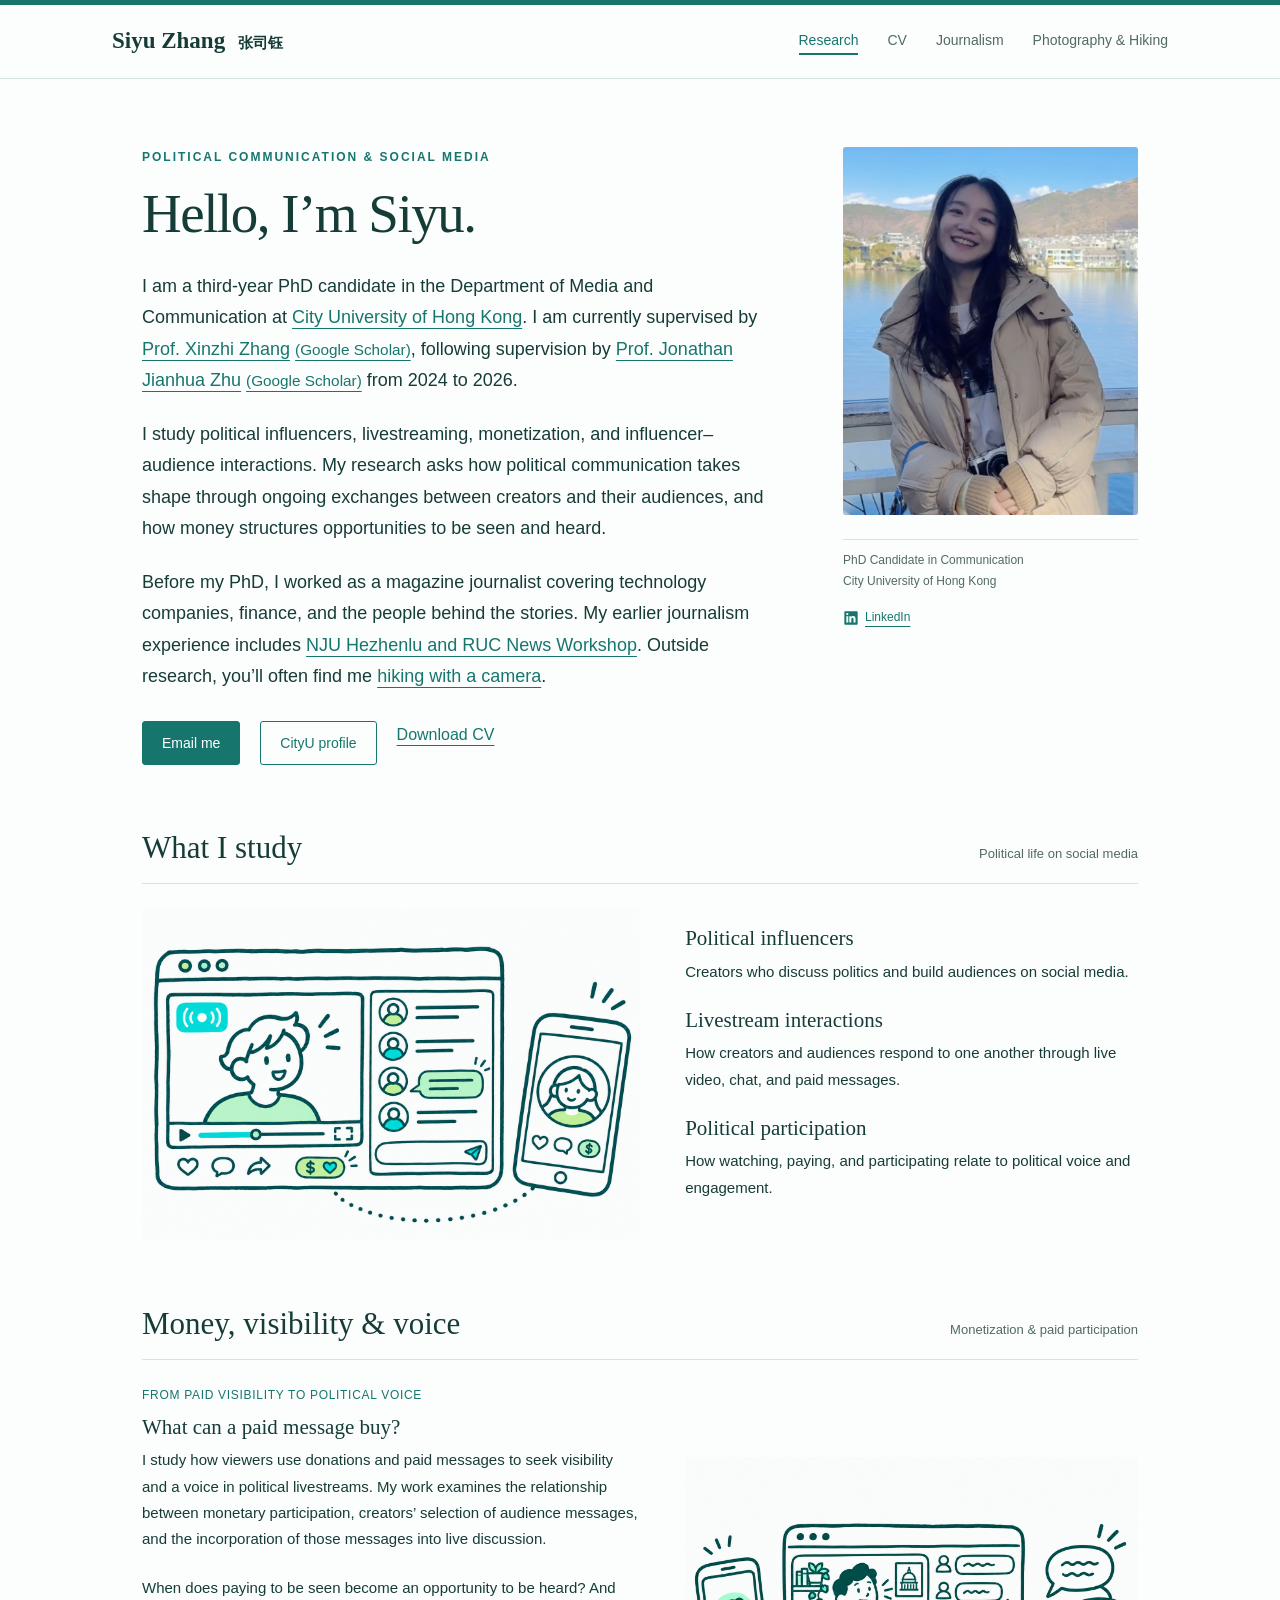
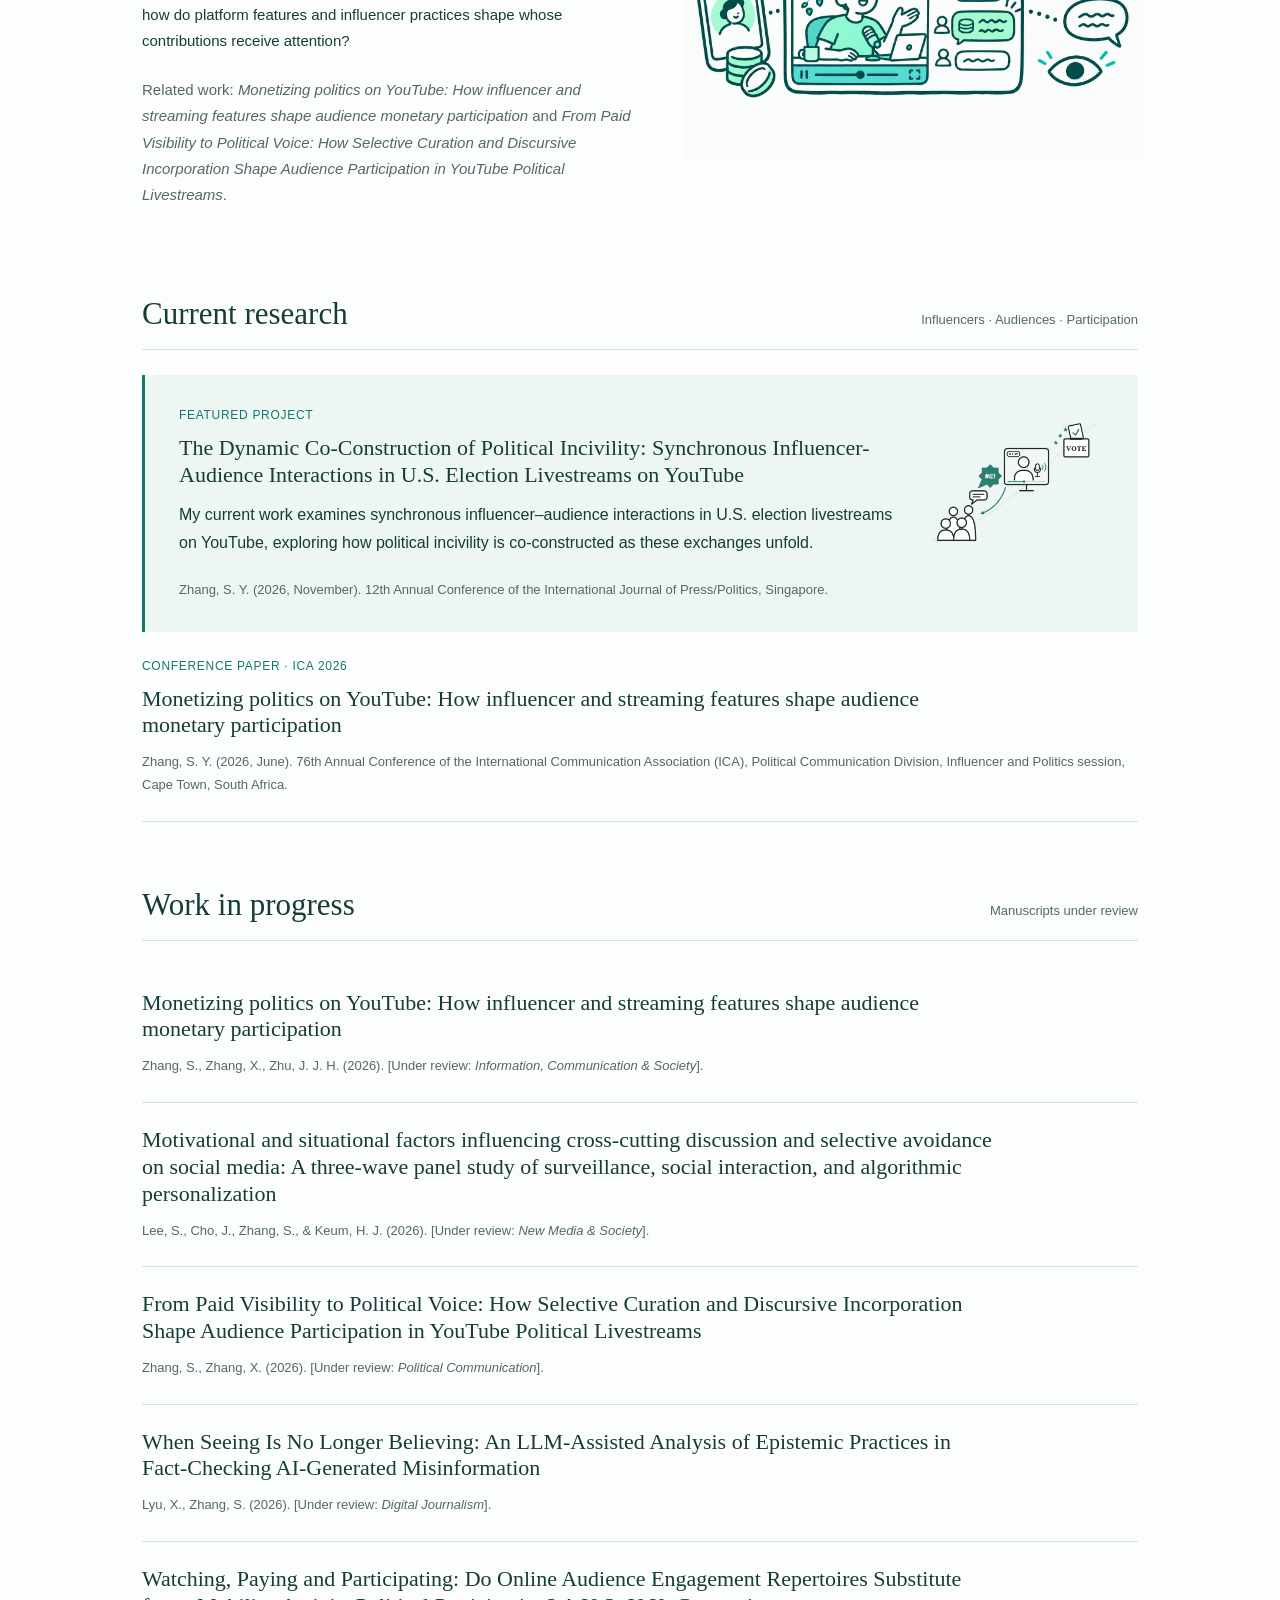
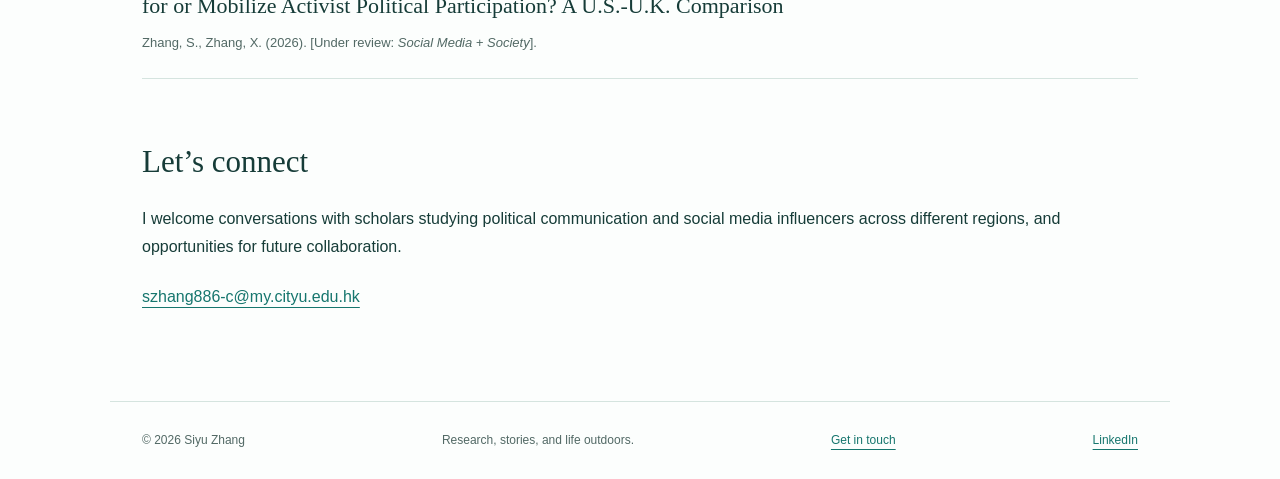
<file: index.html>
<!doctype html><html lang="en"><head><meta charset="utf-8"><meta name="viewport" content="width=device-width,initial-scale=1"><title>Research | Siyu Zhang</title><meta name="description" content="Siyu Zhang, PhD candidate at City University of Hong Kong. Political communication, social media influencers, and livestreaming. Research, journalism, photography and hiking."><meta name="theme-color" content="#16766e"><link rel="stylesheet" href="style.css?v=20261124-intro"><link rel="icon" href="favicon.svg" type="image/svg+xml"></head><body><a class="skip" href="#main">Skip to content</a><header><div class="nav"><a class="brand" href="index.html">Siyu Zhang <span lang="zh" style="font-size:15px;margin-left:7px">张司钰</span></a><nav aria-label="Main navigation"><a href="index.html" aria-current="page" >Research</a><a href="cv.html" >CV</a><a href="journalism.html" >Journalism</a><a href="outside.html" >Photography & Hiking</a></nav></div></header><main id="main"><div class="hero"><div><div class="eyebrow">Political communication & social media</div><h1>Hello, I’m Siyu.</h1><p class="intro">I am a third-year PhD candidate in the Department of Media and Communication at <a href="https://www.cityu.edu.hk/com/Profile2.aspx?u=szhang886">City University of Hong Kong</a>. I am currently supervised by <a href="https://drxinzhizhang.com/" target="_blank" rel="noopener">Prof. Xinzhi Zhang</a> <a class="supervisor-scholar" href="https://scholar.google.com/citations?user=iOFeIDIAAAAJ&amp;hl=en" target="_blank" rel="noopener" aria-label="Google Scholar — Prof. Xinzhi Zhang">(Google Scholar)</a>, following supervision by <a href="https://scholars.cityu.edu.hk/en/persons/enjhzhu/" target="_blank" rel="noopener">Prof. Jonathan Jianhua Zhu</a> <a class="supervisor-scholar" href="https://scholar.google.com/citations?user=q41vFFQAAAAJ&amp;hl=en" target="_blank" rel="noopener" aria-label="Google Scholar — Prof. Jonathan Jianhua Zhu">(Google Scholar)</a> from 2024 to 2026.</p><p>I study political influencers, livestreaming, monetization, and influencer–audience interactions. My research asks how political communication takes shape through ongoing exchanges between creators and their audiences, and how money structures opportunities to be seen and heard.</p><p>Before my PhD, I worked as a magazine journalist covering technology companies, finance, and the people behind the stories. My earlier journalism experience includes <a href="journalism.html#fact-checking">NJU Hezhenlu and RUC News Workshop</a>. Outside research, you’ll often find me <a href="outside.html">hiking with a camera</a>.</p><div class="links"><a class="button" href="mailto:szhang886-c@my.cityu.edu.hk">Email me</a><a class="button outline" href="https://www.cityu.edu.hk/com/Profile2.aspx?u=szhang886" target="_blank" rel="noopener">CityU profile</a><a href="Siyu-Zhang-CV.pdf">Download CV</a></div></div><aside><img class="portrait" src="siyu-zhang.jpg" alt="Siyu Zhang smiling by a lake, with a camera"><div class="portrait-note">PhD Candidate in Communication<br>City University of Hong Kong</div><div class="profile-links" aria-label="Social links"><a href="https://www.linkedin.com/in/siyu-sylvia-zhang" target="_blank" rel="noopener"><svg class="social-icon" viewBox="0 0 24 24" aria-hidden="true"><path d="M20.45 2H3.55C2.69 2 2 2.68 2 3.52v16.96C2 21.32 2.69 22 3.55 22h16.9c.86 0 1.55-.68 1.55-1.52V3.52C22 2.68 21.31 2 20.45 2zM7.93 18.75H4.98V9.2h2.95zM6.45 7.89a1.71 1.71 0 1 1 0-3.42 1.71 1.71 0 0 1 0 3.42zm12.3 10.86H15.8V14.1c0-1.11-.02-2.54-1.55-2.54-1.55 0-1.79 1.21-1.79 2.46v4.73H9.51V9.2h2.83v1.3h.04c.39-.74 1.36-1.52 2.79-1.52 2.99 0 3.58 1.97 3.58 4.53z"/></svg>LinkedIn</a></div></aside></div><section class="interest-section"><div class="section-head"><h2>What I study</h2><span class="meta">Political life on social media</span></div><div class="interest-layout"><img src="research-doodle.png" alt="A social media livestream connected to online viewers, live chat, reactions, and donations"><div><h3>Political influencers</h3><p>Creators who discuss politics and build audiences on social media.</p><h3>Livestream interactions</h3><p>How creators and audiences respond to one another through live video, chat, and paid messages.</p><h3>Political participation</h3><p>How watching, paying, and participating relate to political voice and engagement.</p></div></div></section><section id="money-visibility-voice"><div class="section-head"><h2>Money, visibility & voice</h2><span class="meta">Monetization & paid participation</span></div><div class="interest-layout"><div><span class="tag">FROM PAID VISIBILITY TO POLITICAL VOICE</span><h3>What can a paid message buy?</h3><p>I study how viewers use donations and paid messages to seek visibility and a voice in political livestreams. My work examines the relationship between monetary participation, creators’ selection of audience messages, and the incorporation of those messages into live discussion.</p><p>When does paying to be seen become an opportunity to be heard? And how do platform features and influencer practices shape whose contributions receive attention?</p><p class="meta">Related work: <em>Monetizing politics on YouTube: How influencer and streaming features shape audience monetary participation</em> and <em>From Paid Visibility to Political Voice: How Selective Curation and Discursive Incorporation Shape Audience Participation in YouTube Political Livestreams</em>.</p></div><img src="money-visibility-voice.png" alt="Online viewer payments, a highlighted livestream chat message, and opportunities for attention and response"></div></section><section><div class="section-head"><h2>Current research</h2><span class="meta">Influencers · Audiences · Participation</span></div><div class="research-focus"><img class="concept-illustration" src="research-concept.png" alt="Conceptual illustration linking livestreams, audience interaction, incivility, and electoral participation"><span class="tag">FEATURED PROJECT</span><h3>The Dynamic Co-Construction of Political Incivility: Synchronous Influencer-Audience Interactions in U.S. Election Livestreams on YouTube</h3><p>My current work examines synchronous influencer–audience interactions in U.S. election livestreams on YouTube, exploring how political incivility is co-constructed as these exchanges unfold.</p><p class="meta">Zhang, S. Y. (2026, November). 12th Annual Conference of the International Journal of Press/Politics, Singapore.</p></div><div class="entry"><span class="tag">CONFERENCE PAPER · ICA 2026</span><h3>Monetizing politics on YouTube: How influencer and streaming features shape audience monetary participation</h3><p class="meta">Zhang, S. Y. (2026, June). 76th Annual Conference of the International Communication Association (ICA), Political Communication Division, Influencer and Politics session, Cape Town, South Africa.</p></div></section><section><div class="section-head"><h2>Work in progress</h2><span class="meta">Manuscripts under review</span></div><div class="entry"><h3>Monetizing politics on YouTube: How influencer and streaming features shape audience monetary participation</h3><p class="meta">Zhang, S., Zhang, X., Zhu, J. J. H. (2026). [Under review: <em>Information, Communication & Society</em>].</p></div><div class="entry"><h3>Motivational and situational factors influencing cross-cutting discussion and selective avoidance on social media: A three-wave panel study of surveillance, social interaction, and algorithmic personalization</h3><p class="meta">Lee, S., Cho, J., Zhang, S., & Keum, H. J. (2026). [Under review: <em>New Media & Society</em>].</p></div><div class="entry"><h3>From Paid Visibility to Political Voice: How Selective Curation and Discursive Incorporation Shape Audience Participation in YouTube Political Livestreams</h3><p class="meta">Zhang, S., Zhang, X. (2026). [Under review: <em>Political Communication</em>].</p></div><div class="entry"><h3>When Seeing Is No Longer Believing: An LLM-Assisted Analysis of Epistemic Practices in Fact-Checking AI-Generated Misinformation</h3><p class="meta">Lyu, X., Zhang, S. (2026). [Under review: <em>Digital Journalism</em>].</p></div><div class="entry"><h3>Watching, Paying and Participating: Do Online Audience Engagement Repertoires Substitute for or Mobilize Activist Political Participation? A U.S.-U.K. Comparison</h3><p class="meta">Zhang, S., Zhang, X. (2026). [Under review: <em>Social Media + Society</em>].</p></div></section><section><h2>Let’s connect</h2><p>I welcome conversations with scholars studying political communication and social media influencers across different regions, and opportunities for future collaboration.</p><a href="mailto:szhang886-c@my.cityu.edu.hk">szhang886-c@my.cityu.edu.hk</a></section></main><footer><span>© 2026 Siyu Zhang</span><span>Research, stories, and life outdoors.</span><a href="mailto:szhang886-c@my.cityu.edu.hk">Get in touch</a><a href="https://www.linkedin.com/in/siyu-sylvia-zhang" target="_blank" rel="noopener">LinkedIn</a></footer><script src="script.js"></script></body></html>
</file>
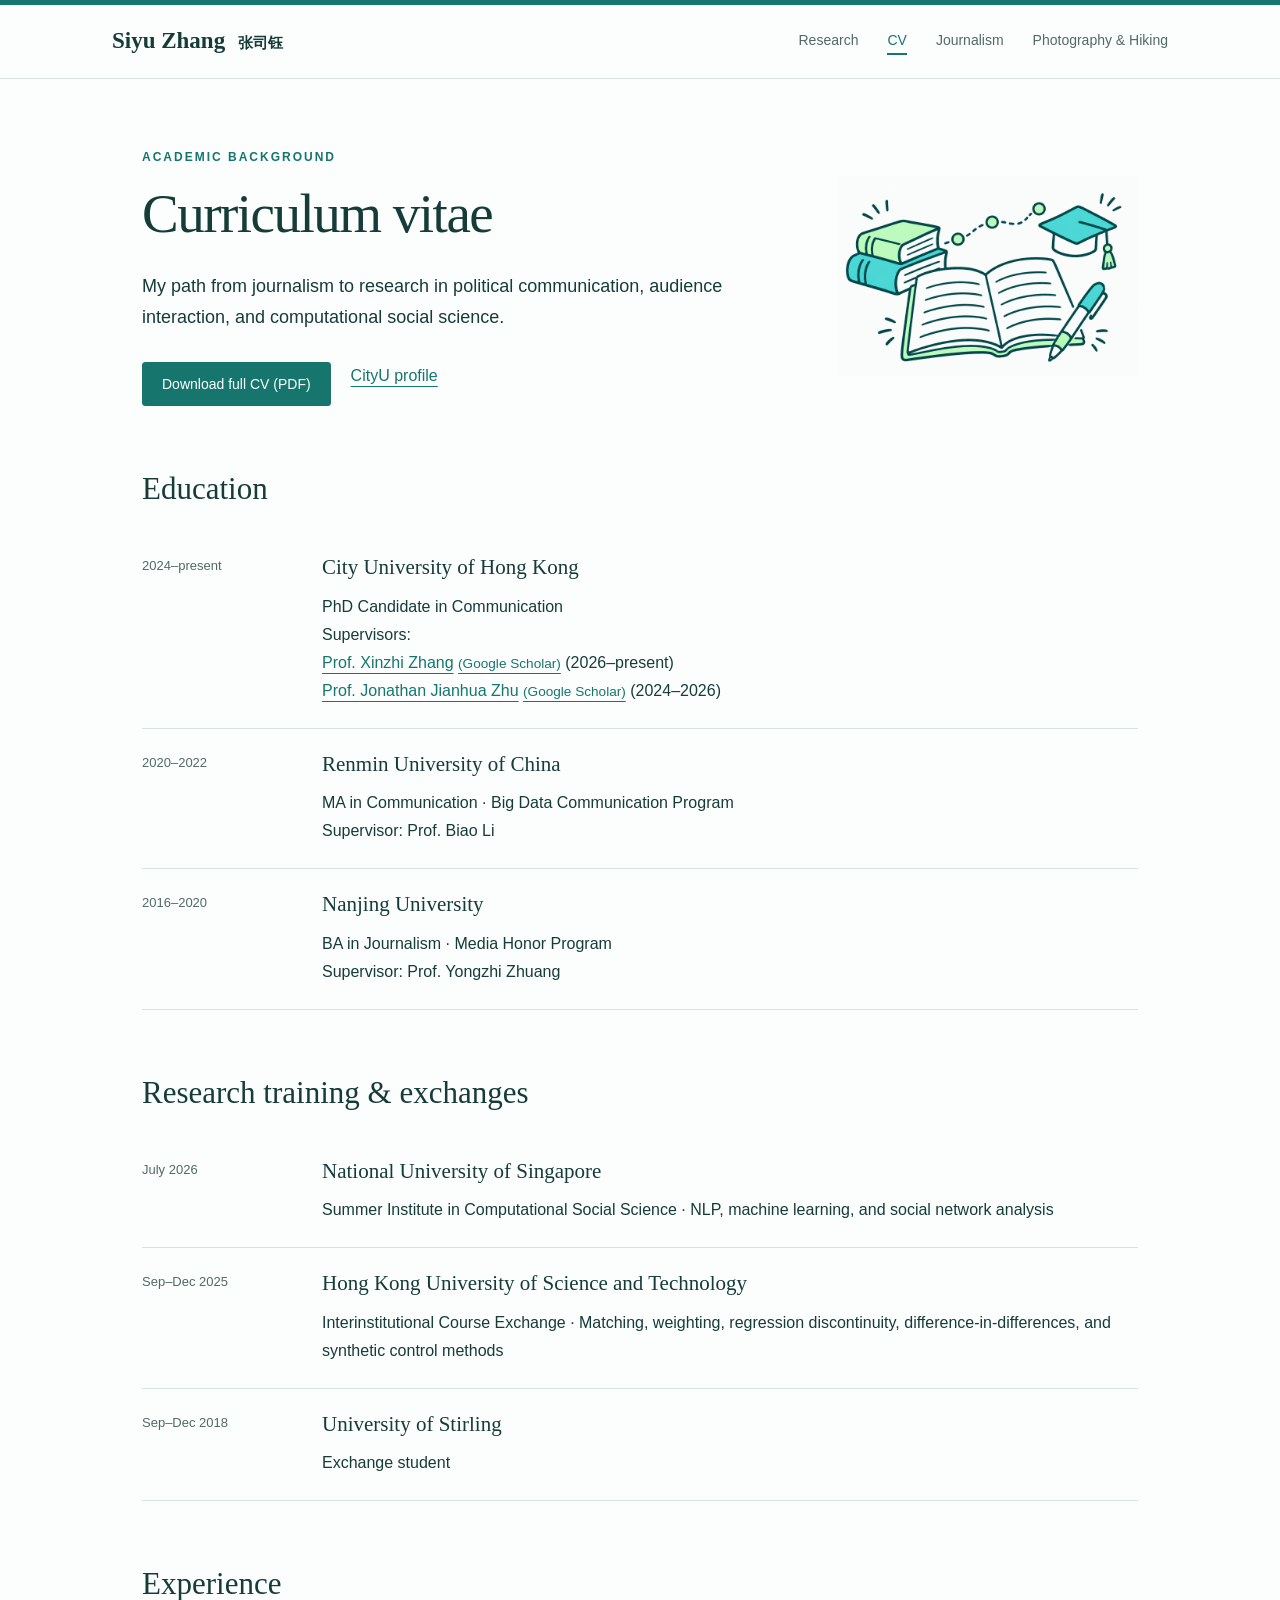
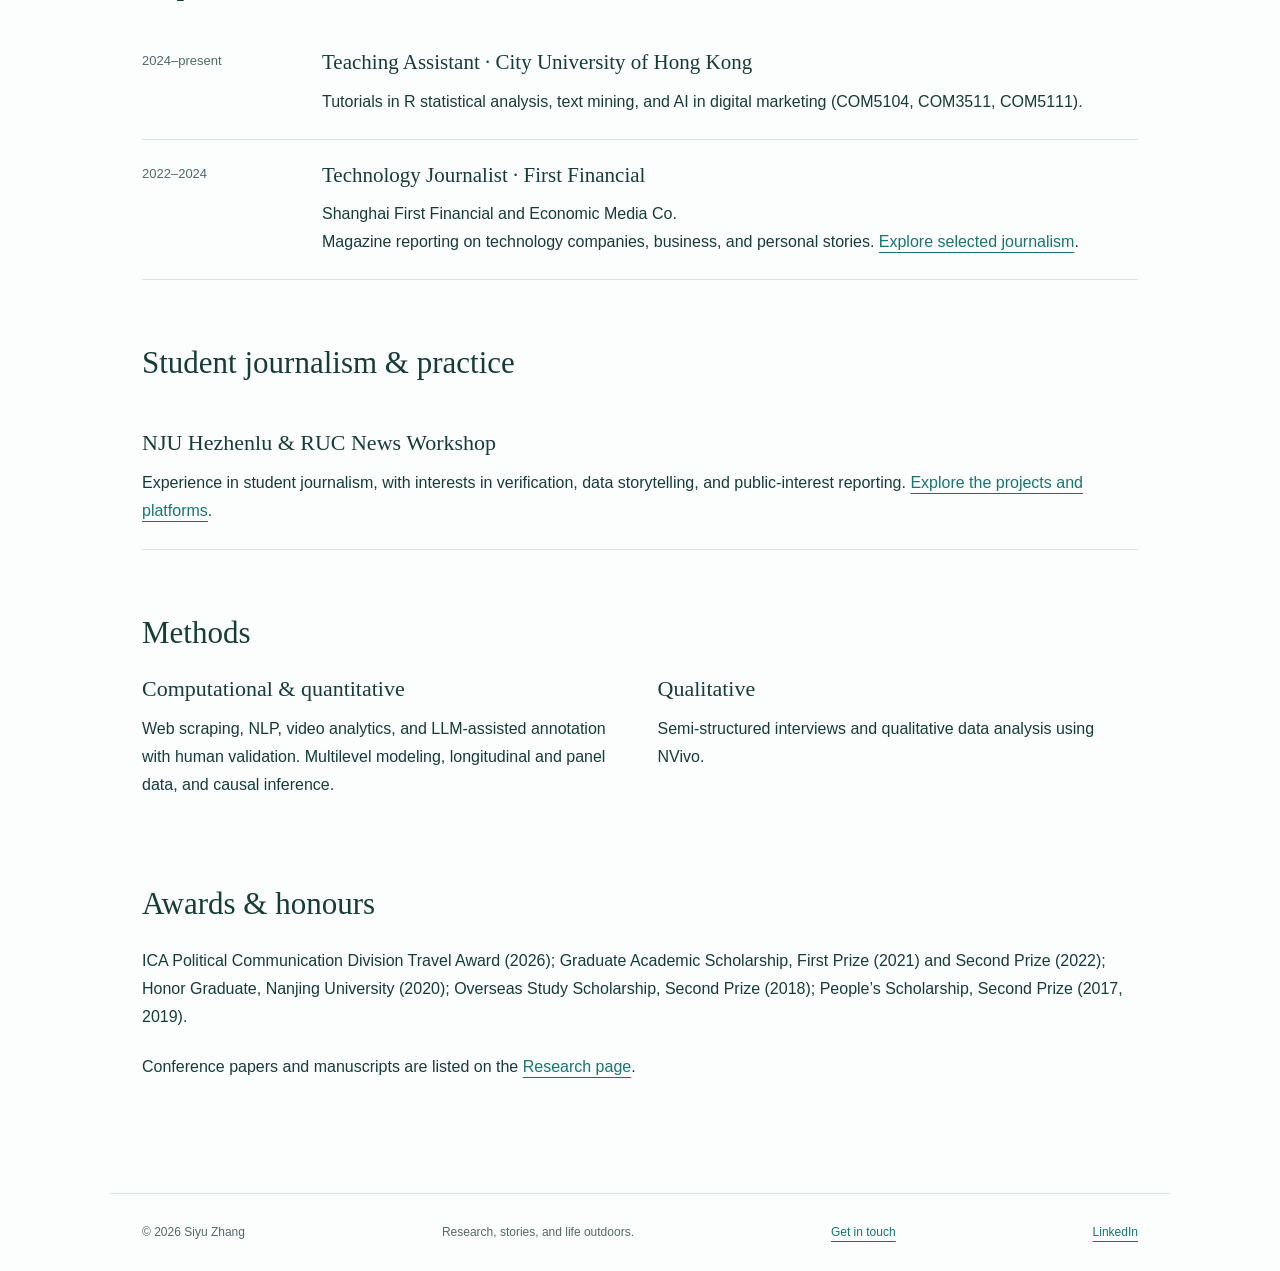
<file: cv.html>
<!doctype html><html lang="en"><head><meta charset="utf-8"><meta name="viewport" content="width=device-width,initial-scale=1"><title>Curriculum vitae | Siyu Zhang</title><meta name="description" content="Siyu Zhang, PhD candidate at City University of Hong Kong. Political communication, social media influencers, and livestreaming. Research, journalism, photography and hiking."><meta name="theme-color" content="#16766e"><link rel="stylesheet" href="style.css?v=20261124-restored"><link rel="icon" href="favicon.svg" type="image/svg+xml"></head><body><a class="skip" href="#main">Skip to content</a><header><div class="nav"><a class="brand" href="index.html">Siyu Zhang <span lang="zh" style="font-size:15px;margin-left:7px">张司钰</span></a><nav aria-label="Main navigation"><a href="index.html" >Research</a><a href="cv.html" aria-current="page" >CV</a><a href="journalism.html" >Journalism</a><a href="outside.html" >Photography & Hiking</a></nav></div></header><main id="main"><div class="illustrated-intro"><div><div class="eyebrow">Academic background</div><h1>Curriculum vitae</h1><p class="page-intro">My path from journalism to research in political communication, audience interaction, and computational social science.</p><div class="links"><a class="button" href="Siyu-Zhang-CV.pdf" download>Download full CV (PDF)</a><a href="https://www.cityu.edu.hk/com/Profile2.aspx?u=szhang886" target="_blank" rel="noopener">CityU profile</a></div></div><img src="cv-doodle.png" class="section-illustration" alt="" aria-hidden="true"></div><section><h2>Education</h2><div class="cv-row"><span class="meta">2024–present</span><div><h3>City University of Hong Kong</h3><p>PhD Candidate in Communication<br>Supervisors:<br><a href="https://drxinzhizhang.com/" target="_blank" rel="noopener">Prof. Xinzhi Zhang</a> <a class="supervisor-scholar" href="https://scholar.google.com/citations?user=iOFeIDIAAAAJ&amp;hl=en" target="_blank" rel="noopener" aria-label="Google Scholar — Prof. Xinzhi Zhang">(Google Scholar)</a> (2026–present)<br><a href="https://scholars.cityu.edu.hk/en/persons/enjhzhu/" target="_blank" rel="noopener">Prof. Jonathan Jianhua Zhu</a> <a class="supervisor-scholar" href="https://scholar.google.com/citations?user=q41vFFQAAAAJ&amp;hl=en" target="_blank" rel="noopener" aria-label="Google Scholar — Prof. Jonathan Jianhua Zhu">(Google Scholar)</a> (2024–2026)</p></div></div><div class="cv-row"><span class="meta">2020–2022</span><div><h3>Renmin University of China</h3><p>MA in Communication · Big Data Communication Program<br>Supervisor: Prof. Biao Li</p></div></div><div class="cv-row"><span class="meta">2016–2020</span><div><h3>Nanjing University</h3><p>BA in Journalism · Media Honor Program<br>Supervisor: Prof. Yongzhi Zhuang</p></div></div></section><section><h2>Research training & exchanges</h2><div class="cv-row"><span class="meta">July 2026</span><div><h3>National University of Singapore</h3><p>Summer Institute in Computational Social Science · NLP, machine learning, and social network analysis</p></div></div><div class="cv-row"><span class="meta">Sep–Dec 2025</span><div><h3>Hong Kong University of Science and Technology</h3><p>Interinstitutional Course Exchange · Matching, weighting, regression discontinuity, difference-in-differences, and synthetic control methods</p></div></div><div class="cv-row"><span class="meta">Sep–Dec 2018</span><div><h3>University of Stirling</h3><p>Exchange student</p></div></div></section><section><h2>Experience</h2><div class="cv-row"><span class="meta">2024–present</span><div><h3>Teaching Assistant · City University of Hong Kong</h3><p>Tutorials in R statistical analysis, text mining, and AI in digital marketing (COM5104, COM3511, COM5111).</p></div></div><div class="cv-row"><span class="meta">2022–2024</span><div><h3>Technology Journalist · First Financial</h3><p>Shanghai First Financial and Economic Media Co.<br>Magazine reporting on technology companies, business, and personal stories. <a href="journalism.html">Explore selected journalism</a>.</p></div></div></section><section><h2>Student journalism & practice</h2><div class="entry"><h3>NJU Hezhenlu & RUC News Workshop</h3><p>Experience in student journalism, with interests in verification, data storytelling, and public-interest reporting. <a href="journalism.html#fact-checking">Explore the projects and platforms</a>.</p></div></section><section><h2>Methods</h2><div class="two-col"><div><h3>Computational & quantitative</h3><p>Web scraping, NLP, video analytics, and LLM-assisted annotation with human validation. Multilevel modeling, longitudinal and panel data, and causal inference.</p></div><div><h3>Qualitative</h3><p>Semi-structured interviews and qualitative data analysis using NVivo.</p></div></div></section><section><h2>Awards & honours</h2><p>ICA Political Communication Division Travel Award (2026); Graduate Academic Scholarship, First Prize (2021) and Second Prize (2022); Honor Graduate, Nanjing University (2020); Overseas Study Scholarship, Second Prize (2018); People’s Scholarship, Second Prize (2017, 2019).</p><p>Conference papers and manuscripts are listed on the <a href="index.html">Research page</a>.</p></section></main><footer><span>© 2026 Siyu Zhang</span><span>Research, stories, and life outdoors.</span><a href="mailto:szhang886-c@my.cityu.edu.hk">Get in touch</a><a href="https://www.linkedin.com/in/siyu-sylvia-zhang" target="_blank" rel="noopener">LinkedIn</a></footer><script src="script.js"></script></body></html>
</file>
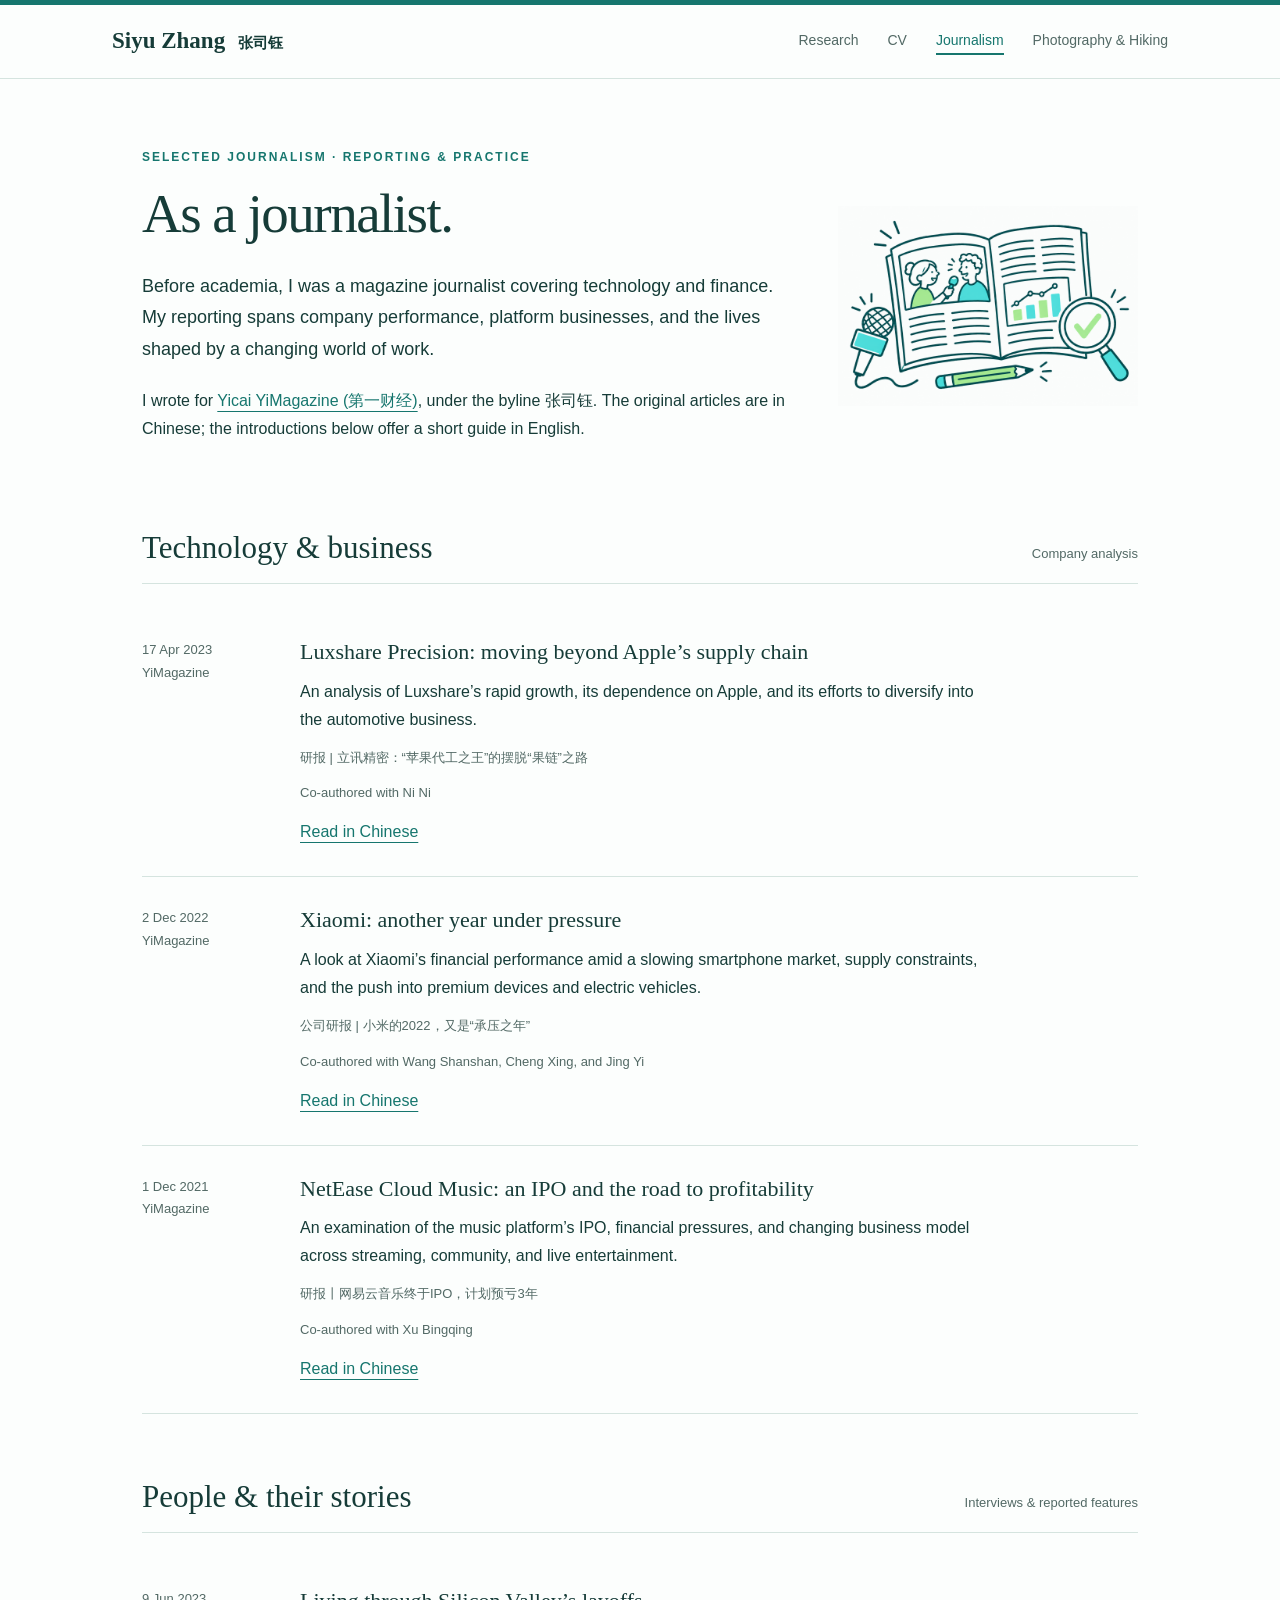
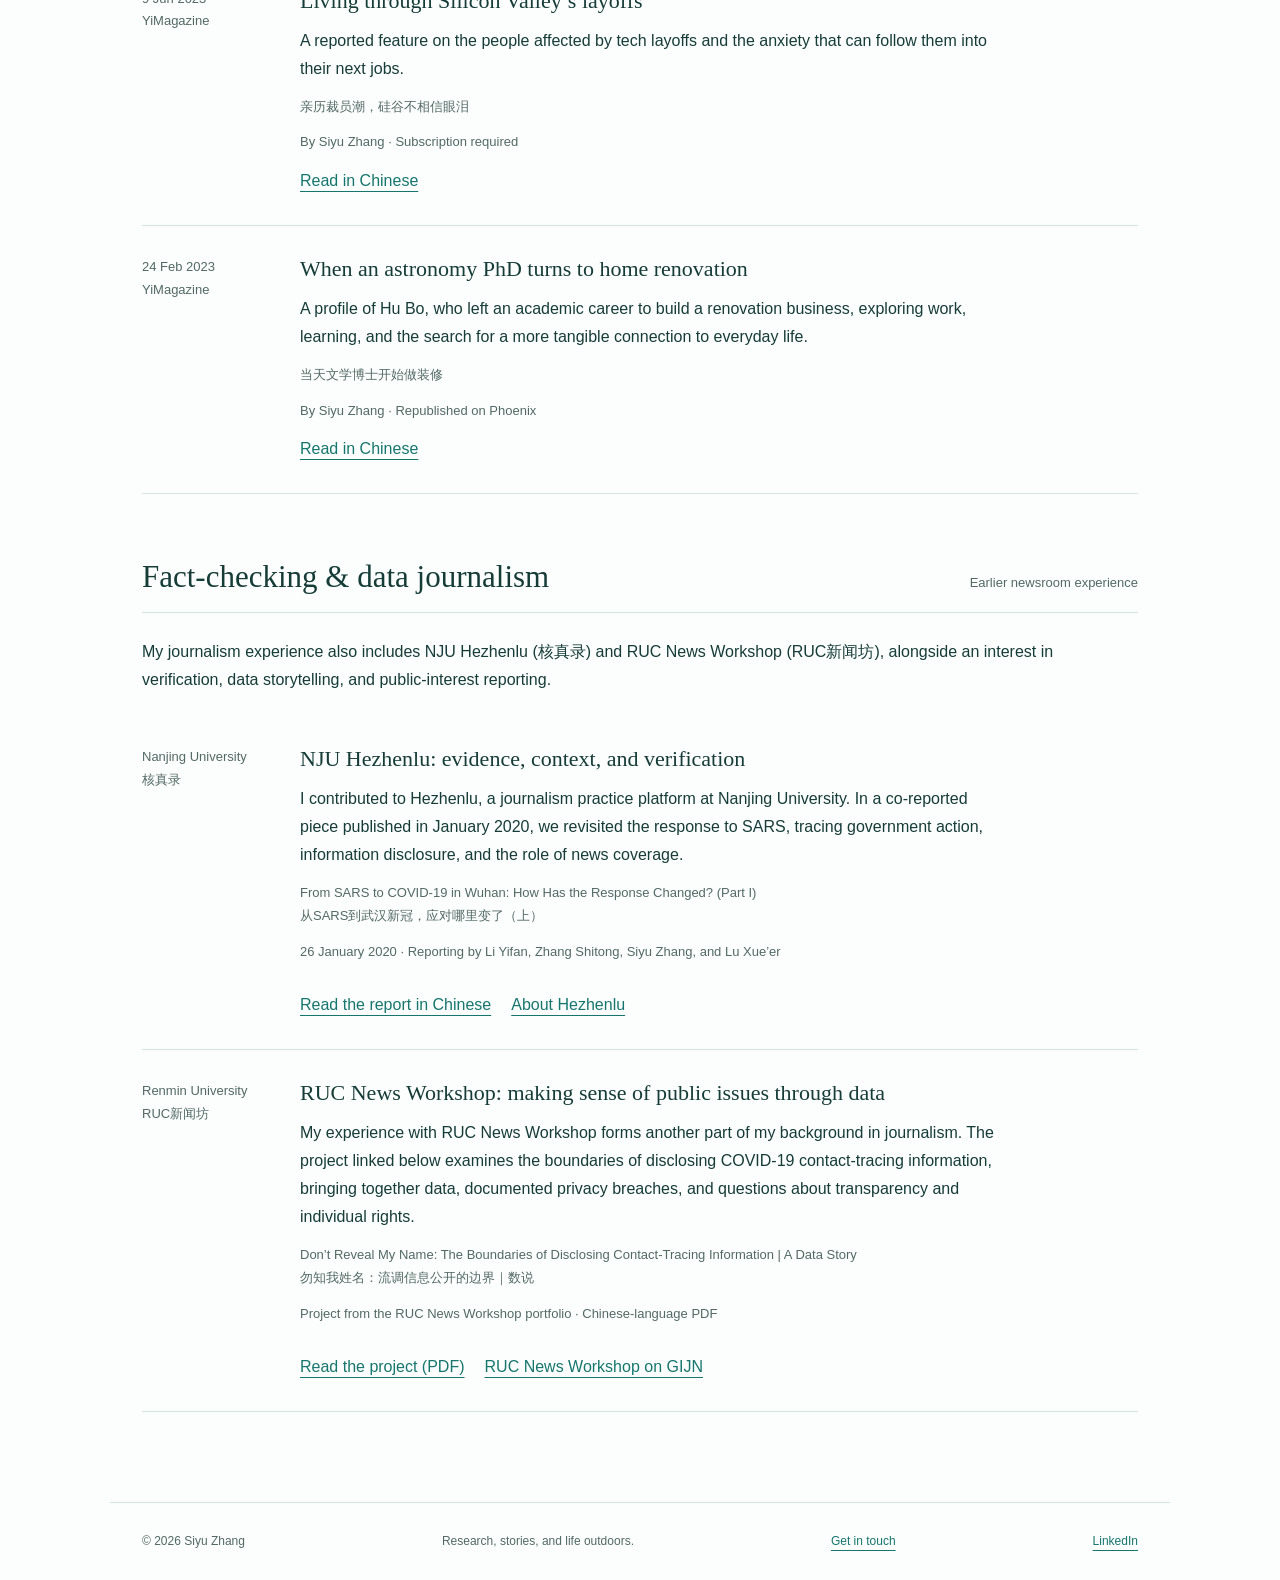
<file: journalism.html>
<!doctype html><html lang="en"><head><meta charset="utf-8"><meta name="viewport" content="width=device-width,initial-scale=1"><title>Journalism | Siyu Zhang</title><meta name="description" content="Siyu Zhang, PhD candidate at City University of Hong Kong. Political communication, social media influencers, and livestreaming. Research, journalism, photography and hiking."><meta name="theme-color" content="#16766e"><link rel="stylesheet" href="style.css?v=20261124-restored"><link rel="icon" href="favicon.svg" type="image/svg+xml"></head><body><a class="skip" href="#main">Skip to content</a><header><div class="nav"><a class="brand" href="index.html">Siyu Zhang <span lang="zh" style="font-size:15px;margin-left:7px">张司钰</span></a><nav aria-label="Main navigation"><a href="index.html" >Research</a><a href="cv.html" >CV</a><a href="journalism.html" aria-current="page" >Journalism</a><a href="outside.html" >Photography & Hiking</a></nav></div></header><main id="main"><div class="illustrated-intro"><div><div class="eyebrow">Selected journalism · Reporting & practice</div><h1>As a journalist.</h1><p class="page-intro">Before academia, I was a magazine journalist covering technology and finance. My reporting spans company performance, platform businesses, and the lives shaped by a changing world of work.</p><p>I wrote for <a href="https://www.cbnweek.com/" target="_blank" rel="noopener">Yicai YiMagazine (第一财经)</a>, under the byline <span lang="zh">张司钰</span>. The original articles are in Chinese; the introductions below offer a short guide in English.</p></div><img src="journalism-doodle.png" class="section-illustration" alt="" aria-hidden="true"></div><section><div class="section-head"><h2>Technology & business</h2><span class="meta">Company analysis</span></div><article class="report"><div class="meta">17 Apr 2023<br>YiMagazine</div><div><h3><a href="https://www.yicai.com/news/101732539.html" target="_blank" rel="noopener">Luxshare Precision: moving beyond Apple’s supply chain</a></h3><p>An analysis of Luxshare’s rapid growth, its dependence on Apple, and its efforts to diversify into the automotive business.</p><p class="original" lang="zh">研报 | 立讯精密：“苹果代工之王”的摆脱“果链”之路</p><p class="meta">Co-authored with Ni Ni</p><a href="https://www.yicai.com/news/101732539.html" target="_blank" rel="noopener">Read in Chinese</a></div></article><article class="report"><div class="meta">2 Dec 2022<br>YiMagazine</div><div><h3><a href="https://www.yicai.com/news/101611589.html" target="_blank" rel="noopener">Xiaomi: another year under pressure</a></h3><p>A look at Xiaomi’s financial performance amid a slowing smartphone market, supply constraints, and the push into premium devices and electric vehicles.</p><p class="original" lang="zh">公司研报 | 小米的2022，又是“承压之年”</p><p class="meta">Co-authored with Wang Shanshan, Cheng Xing, and Jing Yi</p><a href="https://www.yicai.com/news/101611589.html" target="_blank" rel="noopener">Read in Chinese</a></div></article><article class="report"><div class="meta">1 Dec 2021<br>YiMagazine</div><div><h3><a href="https://www.yicai.com/news/101245862.html" target="_blank" rel="noopener">NetEase Cloud Music: an IPO and the road to profitability</a></h3><p>An examination of the music platform’s IPO, financial pressures, and changing business model across streaming, community, and live entertainment.</p><p class="original" lang="zh">研报丨网易云音乐终于IPO，计划预亏3年</p><p class="meta">Co-authored with Xu Bingqing</p><a href="https://www.yicai.com/news/101245862.html" target="_blank" rel="noopener">Read in Chinese</a></div></article></section><section><div class="section-head"><h2>People & their stories</h2><span class="meta">Interviews & reported features</span></div><article class="report"><div class="meta">9 Jun 2023<br>YiMagazine</div><div><h3><a href="https://m.yicai.com/vip/news/101779019.html" target="_blank" rel="noopener">Living through Silicon Valley’s layoffs</a></h3><p>A reported feature on the people affected by tech layoffs and the anxiety that can follow them into their next jobs.</p><p class="original" lang="zh">亲历裁员潮，硅谷不相信眼泪</p><p class="meta">By Siyu Zhang · Subscription required</p><a href="https://m.yicai.com/vip/news/101779019.html" target="_blank" rel="noopener">Read in Chinese</a></div></article><article class="report"><div class="meta">24 Feb 2023<br>YiMagazine</div><div><h3><a href="https://i.ifeng.com/c/8Nf7JG8gHrG" target="_blank" rel="noopener">When an astronomy PhD turns to home renovation</a></h3><p>A profile of Hu Bo, who left an academic career to build a renovation business, exploring work, learning, and the search for a more tangible connection to everyday life.</p><p class="original" lang="zh">当天文学博士开始做装修</p><p class="meta">By Siyu Zhang · Republished on Phoenix</p><a href="https://i.ifeng.com/c/8Nf7JG8gHrG" target="_blank" rel="noopener">Read in Chinese</a></div></article></section><section id="fact-checking"><div class="section-head"><h2>Fact-checking & data journalism</h2><span class="meta">Earlier newsroom experience</span></div><p>My journalism experience also includes NJU Hezhenlu (核真录) and RUC News Workshop (RUC新闻坊), alongside an interest in verification, data storytelling, and public-interest reporting.</p><article class="report"><div class="meta">Nanjing University<br>核真录</div><div><h3>NJU Hezhenlu: evidence, context, and verification</h3><p>I contributed to Hezhenlu, a journalism practice platform at Nanjing University. In a co-reported piece published in January 2020, we revisited the response to SARS, tracing government action, information disclosure, and the role of news coverage.</p><p class="original"><span lang="en">From SARS to COVID-19 in Wuhan: How Has the Response Changed? (Part I)</span><br><span lang="zh">从SARS到武汉新冠，应对哪里变了（上）</span></p><p class="meta">26 January 2020 · Reporting by Li Yifan, Zhang Shitong, Siyu Zhang, and Lu Xue’er</p><div class="links"><a href="https://news.ifeng.com/c/7tYKmm9dpfn" target="_blank" rel="noopener">Read the report in Chinese</a><a href="https://jc.nju.edu.cn/sjpt/wlbjb/hzl.htm" target="_blank" rel="noopener">About Hezhenlu</a></div></div></article><article class="report"><div class="meta">Renmin University<br>RUC新闻坊</div><div><h3>RUC News Workshop: making sense of public issues through data</h3><p>My experience with RUC News Workshop forms another part of my background in journalism. The project linked below examines the boundaries of disclosing COVID-19 contact-tracing information, bringing together data, documented privacy breaches, and questions about transparency and individual rights.</p><p class="original"><span lang="en">Don’t Reveal My Name: The Boundaries of Disclosing Contact-Tracing Information | A Data Story</span><br><span lang="zh">勿知我姓名：流调信息公开的边界｜数说</span></p><p class="meta">Project from the RUC News Workshop portfolio · Chinese-language PDF</p><div class="links"><a href="https://campus-api.chinadailyhk.com/upload/oldfiles/enroll/20210720151032.pdf" target="_blank" rel="noopener">Read the project (PDF)</a><a href="https://zh.gijn.org/tag/ruc%E6%96%B0%E9%97%BB%E5%9D%8A/" target="_blank" rel="noopener">RUC News Workshop on GIJN</a></div></div></article></section></main><footer><span>© 2026 Siyu Zhang</span><span>Research, stories, and life outdoors.</span><a href="mailto:szhang886-c@my.cityu.edu.hk">Get in touch</a><a href="https://www.linkedin.com/in/siyu-sylvia-zhang" target="_blank" rel="noopener">LinkedIn</a></footer><script src="script.js"></script></body></html>
</file>
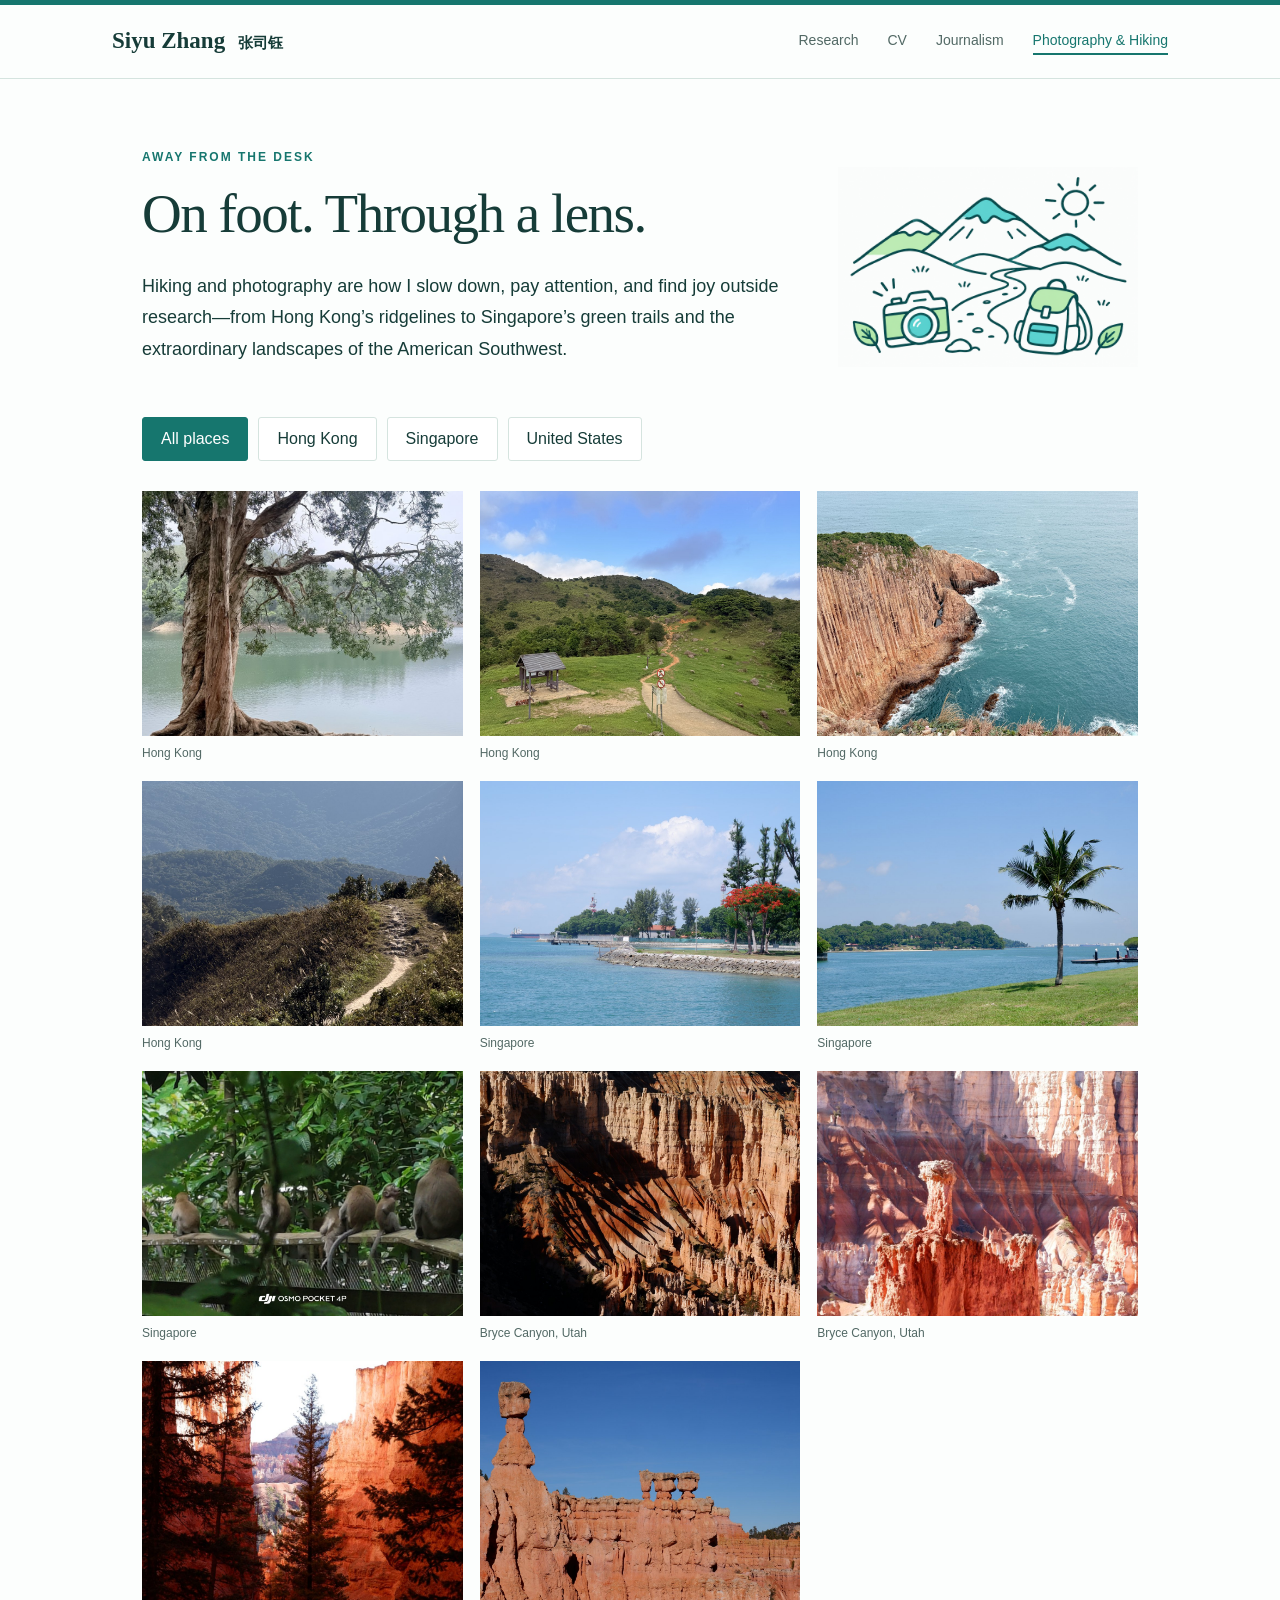
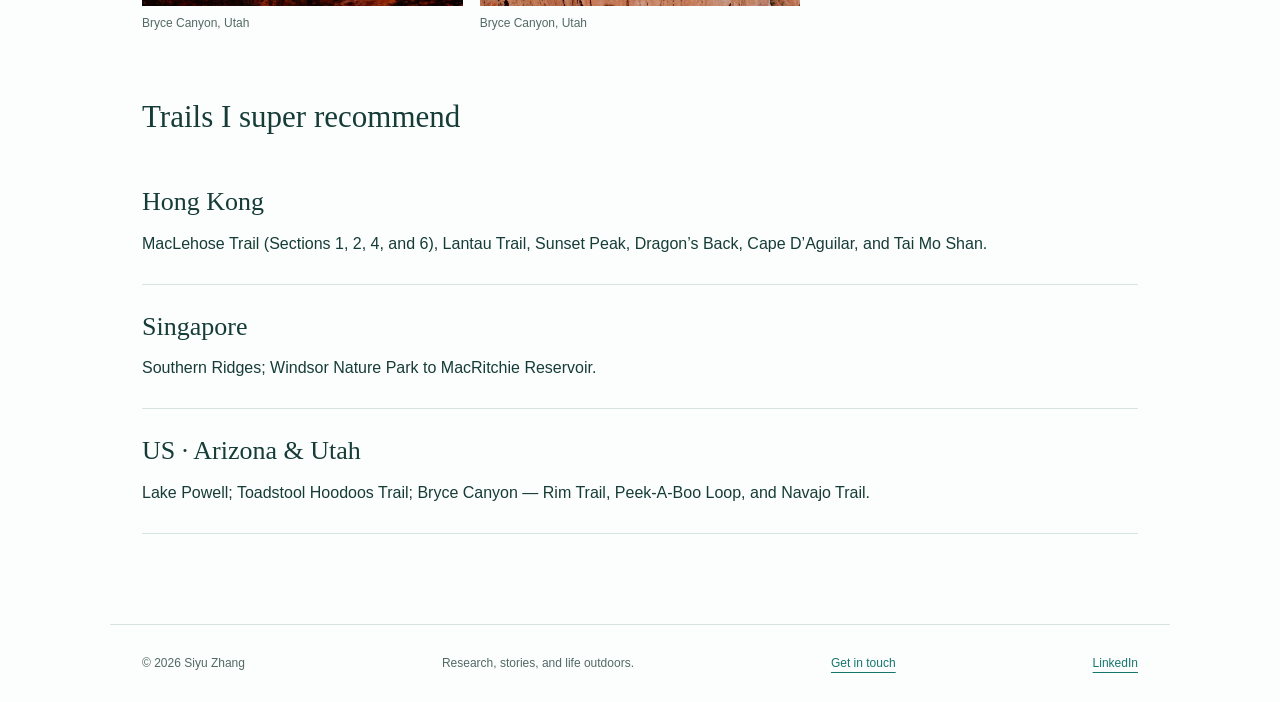
<file: outside.html>
<!doctype html><html lang="en"><head><meta charset="utf-8"><meta name="viewport" content="width=device-width,initial-scale=1"><title>Photography & hiking | Siyu Zhang</title><meta name="description" content="Siyu Zhang, PhD candidate at City University of Hong Kong. Political communication, social media influencers, and livestreaming. Research, journalism, photography and hiking."><meta name="theme-color" content="#16766e"><link rel="stylesheet" href="style.css?v=20261124-restored"><link rel="icon" href="favicon.svg" type="image/svg+xml"></head><body><a class="skip" href="#main">Skip to content</a><header><div class="nav"><a class="brand" href="index.html">Siyu Zhang <span lang="zh" style="font-size:15px;margin-left:7px">张司钰</span></a><nav aria-label="Main navigation"><a href="index.html" >Research</a><a href="cv.html" >CV</a><a href="journalism.html" >Journalism</a><a href="outside.html" aria-current="page" >Photography & Hiking</a></nav></div></header><main id="main"><div class="illustrated-intro"><div><div class="eyebrow">Away from the desk</div><h1>On foot. Through a lens.</h1><p class="page-intro">Hiking and photography are how I slow down, pay attention, and find joy outside research—from Hong Kong’s ridgelines to Singapore’s green trails and the extraordinary landscapes of the American Southwest.</p></div><img src="outdoors-doodle.png" class="section-illustration" alt="" aria-hidden="true"></div><div class="filters" role="group" aria-label="Filter photographs by location"><button data-filter="all" aria-pressed="true">All places</button><button data-filter="HongKong" aria-pressed="false">Hong Kong</button><button data-filter="Singapore" aria-pressed="false">Singapore</button><button data-filter="US" aria-pressed="false">United States</button></div><div class="gallery"><figure class="photo" data-region="HongKong"><button aria-label="Enlarge photograph: Hong Kong, image 1"><img src="hongkong-0.jpg" alt="Hong Kong — photograph by Siyu Zhang" loading="lazy"></button><figcaption>Hong Kong</figcaption></figure><figure class="photo" data-region="HongKong"><button aria-label="Enlarge photograph: Hong Kong, image 2"><img src="hongkong-1.jpg" alt="Hong Kong — photograph by Siyu Zhang" loading="lazy"></button><figcaption>Hong Kong</figcaption></figure><figure class="photo" data-region="HongKong"><button aria-label="Enlarge photograph: Hong Kong, image 3"><img src="hongkong-2.jpg" alt="Hong Kong — photograph by Siyu Zhang" loading="lazy"></button><figcaption>Hong Kong</figcaption></figure><figure class="photo" data-region="HongKong"><button aria-label="Enlarge photograph: Hong Kong, image 4"><img src="hongkong-3.jpg" alt="Hong Kong — photograph by Siyu Zhang" loading="lazy"></button><figcaption>Hong Kong</figcaption></figure><figure class="photo" data-region="Singapore"><button aria-label="Enlarge photograph: Singapore, image 5"><img src="singapore-4.jpg" alt="Singapore — photograph by Siyu Zhang" loading="lazy"></button><figcaption>Singapore</figcaption></figure><figure class="photo" data-region="Singapore"><button aria-label="Enlarge photograph: Singapore, image 6"><img src="singapore-5.jpg" alt="Singapore — photograph by Siyu Zhang" loading="lazy"></button><figcaption>Singapore</figcaption></figure><figure class="photo" data-region="Singapore"><button aria-label="Enlarge photograph: Singapore, image 7"><img src="singapore-6.jpg" alt="Singapore — photograph by Siyu Zhang" loading="lazy"></button><figcaption>Singapore</figcaption></figure><figure class="photo" data-region="US"><button aria-label="Enlarge photograph: Bryce Canyon, Utah, image 8"><img src="us-7.jpg" alt="Bryce Canyon, Utah — photograph by Siyu Zhang" loading="lazy"></button><figcaption>Bryce Canyon, Utah</figcaption></figure><figure class="photo" data-region="US"><button aria-label="Enlarge photograph: Bryce Canyon, Utah, image 9"><img src="us-8.jpg" alt="Bryce Canyon, Utah — photograph by Siyu Zhang" loading="lazy"></button><figcaption>Bryce Canyon, Utah</figcaption></figure><figure class="photo" data-region="US"><button aria-label="Enlarge photograph: Bryce Canyon, Utah, image 10"><img src="us-9.jpg" alt="Bryce Canyon, Utah — photograph by Siyu Zhang" loading="lazy"></button><figcaption>Bryce Canyon, Utah</figcaption></figure><figure class="photo" data-region="US"><button aria-label="Enlarge photograph: Bryce Canyon, Utah, image 11"><img src="us-10.jpg" alt="Bryce Canyon, Utah — photograph by Siyu Zhang" loading="lazy"></button><figcaption>Bryce Canyon, Utah</figcaption></figure></div><section><h2>Trails I super recommend</h2><article class="trail"><h3>Hong Kong</h3><p>MacLehose Trail (Sections 1, 2, 4, and 6), Lantau Trail, Sunset Peak, Dragon’s Back, Cape D’Aguilar, and Tai Mo Shan.</p></article><article class="trail"><h3>Singapore</h3><p>Southern Ridges; Windsor Nature Park to MacRitchie Reservoir.</p></article><article class="trail"><h3>US · Arizona & Utah</h3><p>Lake Powell; Toadstool Hoodoos Trail; Bryce Canyon — Rim Trail, Peek-A-Boo Loop, and Navajo Trail.</p></article></section><dialog aria-label="Enlarged photograph"><button id="close-photo" autofocus>Close</button><img id="large-photo" alt=""><p id="photo-caption"></p></dialog></main><footer><span>© 2026 Siyu Zhang</span><span>Research, stories, and life outdoors.</span><a href="mailto:szhang886-c@my.cityu.edu.hk">Get in touch</a><a href="https://www.linkedin.com/in/siyu-sylvia-zhang" target="_blank" rel="noopener">LinkedIn</a></footer><script src="script.js"></script></body></html>
</file>
<file: style.css>
*{box-sizing:border-box} :root{--ink:#163c38;--teal:#16766e;--muted:#526965;--line:#d5e4df;--paper:#fcfefd;--tint:#edf6f2}body{margin:0;background:var(--paper);color:var(--ink);font:16px/1.75 -apple-system,BlinkMacSystemFont,"Segoe UI",sans-serif}a{color:var(--teal);text-decoration-thickness:1px;text-underline-offset:5px}a:hover{color:#073e39}button{font:inherit}a:focus-visible,button:focus-visible,summary:focus-visible{outline:3px solid #40998d;outline-offset:5px}.skip{position:absolute;left:-9999px}.skip:focus{left:20px;top:10px;background:white;z-index:5}header{border-top:5px solid var(--teal);border-bottom:1px solid var(--line)}.nav{max-width:1120px;margin:auto;display:flex;align-items:center;justify-content:space-between;padding:23px 32px;gap:24px}.brand{font:600 23px Georgia,serif;color:var(--ink);text-decoration:none}.nav nav{display:flex;gap:29px;flex-wrap:wrap}.nav nav a{text-decoration:none;font-size:14px;color:var(--muted)}.nav nav a[aria-current]{color:var(--teal);border-bottom:2px solid var(--teal)}main{max-width:1060px;margin:auto;padding:68px 32px 90px}h1,h2,h3{font-family:Georgia,'Times New Roman',serif;font-weight:400;line-height:1.22}h1{font-size:55px;letter-spacing:-1.5px;margin:12px 0 24px}h2{font-size:31px;margin:0 0 24px}h3{font-size:22px;margin:0 0 12px}p{margin:0 0 22px}.eyebrow{font-size:12px;letter-spacing:2px;text-transform:uppercase;color:var(--teal);font-weight:600}.muted,.meta{color:var(--muted)}.meta{font-size:13px}.hero{display:grid;grid-template-columns:1fr 295px;gap:65px;align-items:start}.hero .portrait{width:100%;aspect-ratio:4/5;object-fit:cover;border-radius:3px}.portrait-note{font-size:12px;color:var(--muted);border-top:1px solid var(--line);margin-top:15px;padding-top:10px}.intro{font-size:18px;line-height:1.75}.links{display:flex;gap:20px;flex-wrap:wrap;margin-top:28px}.button{display:inline-block;background:var(--teal);color:white;text-decoration:none;padding:9px 19px;border:1px solid var(--teal);border-radius:3px;font-size:14px}.button:hover{background:#0d544e;color:white}.outline{background:transparent;color:var(--teal)}section{margin-top:64px} .section-head{display:flex;justify-content:space-between;align-items:baseline;gap:20px;border-bottom:1px solid var(--line);margin-bottom:25px}.section-head h2{margin-bottom:16px}.research-focus{background:var(--tint);padding:30px 34px;border-left:3px solid var(--teal)}.research-focus p:last-child{margin-bottom:0}.entry{padding:24px 0;border-bottom:1px solid var(--line)}.entry h3{max-width:850px}.entry p:last-child{margin-bottom:0}.tag{font-size:12px;color:var(--teal);display:block;margin-bottom:9px;letter-spacing:.7px}.page-intro{max-width:720px;font-size:18px}.cv-row{display:grid;grid-template-columns:155px 1fr;gap:25px;padding:23px 0;border-bottom:1px solid var(--line)}.cv-row p{margin:0}.cv-row h3{font-size:21px}.report{display:grid;grid-template-columns:130px 1fr;gap:28px;padding:30px 0;border-bottom:1px solid var(--line)}.report h3 a{color:var(--ink);text-decoration:none}.report h3 a:hover{text-decoration:underline}.report p{max-width:700px;margin-bottom:13px}.report .original{font-size:13px;color:var(--muted)}.landscape{width:100%;max-height:470px;object-fit:cover;margin:30px 0 0}.filters{display:flex;gap:10px;flex-wrap:wrap;margin:30px 0}.filters button{padding:7px 18px;border:1px solid var(--line);border-radius:3px;background:white;color:var(--ink);cursor:pointer}.filters button[aria-pressed=true]{background:var(--teal);border-color:var(--teal);color:white}.gallery{display:grid;grid-template-columns:repeat(3,1fr);gap:17px}.photo{padding:0;margin:0}.photo button{display:block;width:100%;padding:0;border:0;background:transparent;cursor:zoom-in}.photo img{display:block;width:100%;height:245px;object-fit:cover}.photo figcaption{font-size:12px;margin-top:7px;color:var(--muted)}.trail{padding:26px 0;border-bottom:1px solid var(--line)}.trail h3{font-size:26px}.trail p:last-child{margin-bottom:0}.stats{display:flex;gap:30px;color:var(--teal);margin:20px 0;font-size:14px}.note{font:italic 24px/1.5 Georgia,serif;margin:30px 0}.two-col{display:grid;grid-template-columns:1fr 1fr;gap:35px}footer{border-top:1px solid var(--line);padding:28px 32px;color:var(--muted);font-size:12px;max-width:1060px;margin:auto;display:flex;justify-content:space-between;gap:20px}dialog{border:0;background:#092622;padding:18px;max-width:95vw;max-height:95vh;color:white}dialog::backdrop{background:#061b19e8}dialog img{display:block;max-height:78vh;max-width:85vw;object-fit:contain}dialog button{background:white;color:var(--ink);border:0;padding:5px 16px;cursor:pointer;float:right;margin-bottom:12px}[hidden]{display:none!important}details{border-bottom:1px solid var(--line);padding:20px 0}summary{cursor:pointer;font-family:Georgia,serif;font-size:20px}details p{margin:15px 0 0}@media(max-width:760px){.nav{align-items:flex-start;flex-direction:column;padding:20px 24px;gap:12px}.nav nav{gap:18px}.nav nav a{font-size:13px}main{padding:40px 24px 60px}h1{font-size:42px}.hero{grid-template-columns:1fr;gap:30px}.hero aside{max-width:270px;grid-row:1}.hero .portrait{aspect-ratio:1/1}.intro,.page-intro{font-size:16px}.gallery{grid-template-columns:repeat(2,1fr)}.photo img{height:210px}.cv-row,.report{grid-template-columns:1fr;gap:8px}.two-col{grid-template-columns:1fr}.research-focus{padding:24px}section{margin-top:45px}footer{flex-direction:column}.section-head{flex-wrap:wrap;gap:0}}@media(max-width:430px){.gallery{grid-template-columns:1fr}.photo img{height:280px}.stats{gap:16px}}
.illustrated-intro{display:grid;grid-template-columns:minmax(0,1fr) 300px;gap:45px;align-items:center}.section-illustration{width:100%;height:auto;mix-blend-mode:multiply}.interest-layout{display:grid;grid-template-columns:1.1fr 1fr;gap:45px;align-items:center}.interest-layout>img{width:100%;mix-blend-mode:multiply}.interest-layout h3{font-size:21px;margin:0 0 7px}.interest-layout p{font-size:15px;margin-bottom:23px}.concept-illustration{width:180px;height:150px;object-fit:contain;float:right;margin:0 0 14px 25px}.research-focus{display:flow-root}@media(max-width:760px){.illustrated-intro{grid-template-columns:1fr;gap:20px}.section-illustration{max-width:300px;justify-self:center}.interest-layout{grid-template-columns:1fr;gap:25px}.interest-layout>img{max-width:470px;margin:auto}.concept-illustration{width:130px;height:120px;margin-left:15px}}
.profile-links{display:flex;flex-wrap:wrap;gap:10px 18px;margin-top:15px;font-size:12px}.profile-links a{display:inline-flex;align-items:center;gap:6px}.social-icon{width:16px;height:16px;fill:currentColor;flex:none}.supervisor-scholar{white-space:nowrap;font-size:.85em}

.hero>div>p{font-size:18px;line-height:1.75}@media(max-width:760px){.hero>div>p{font-size:16px}}
</file>
